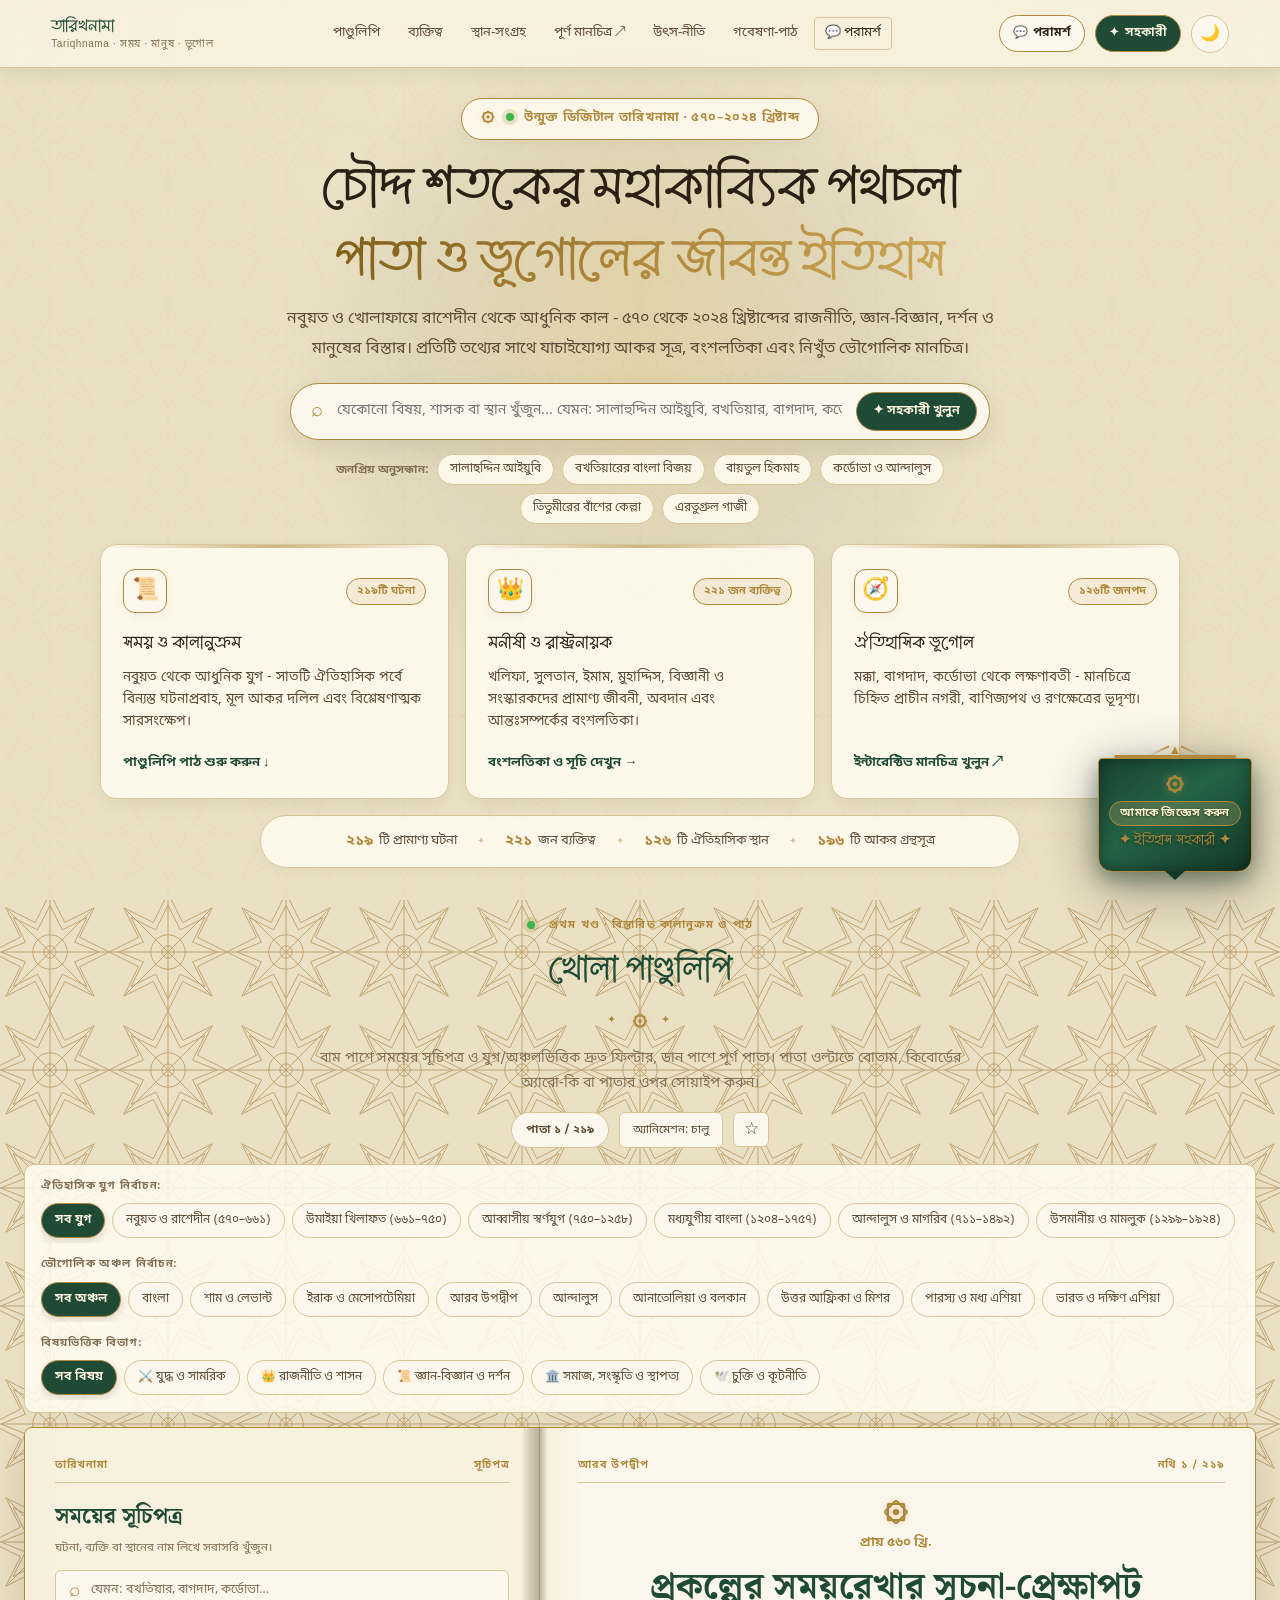
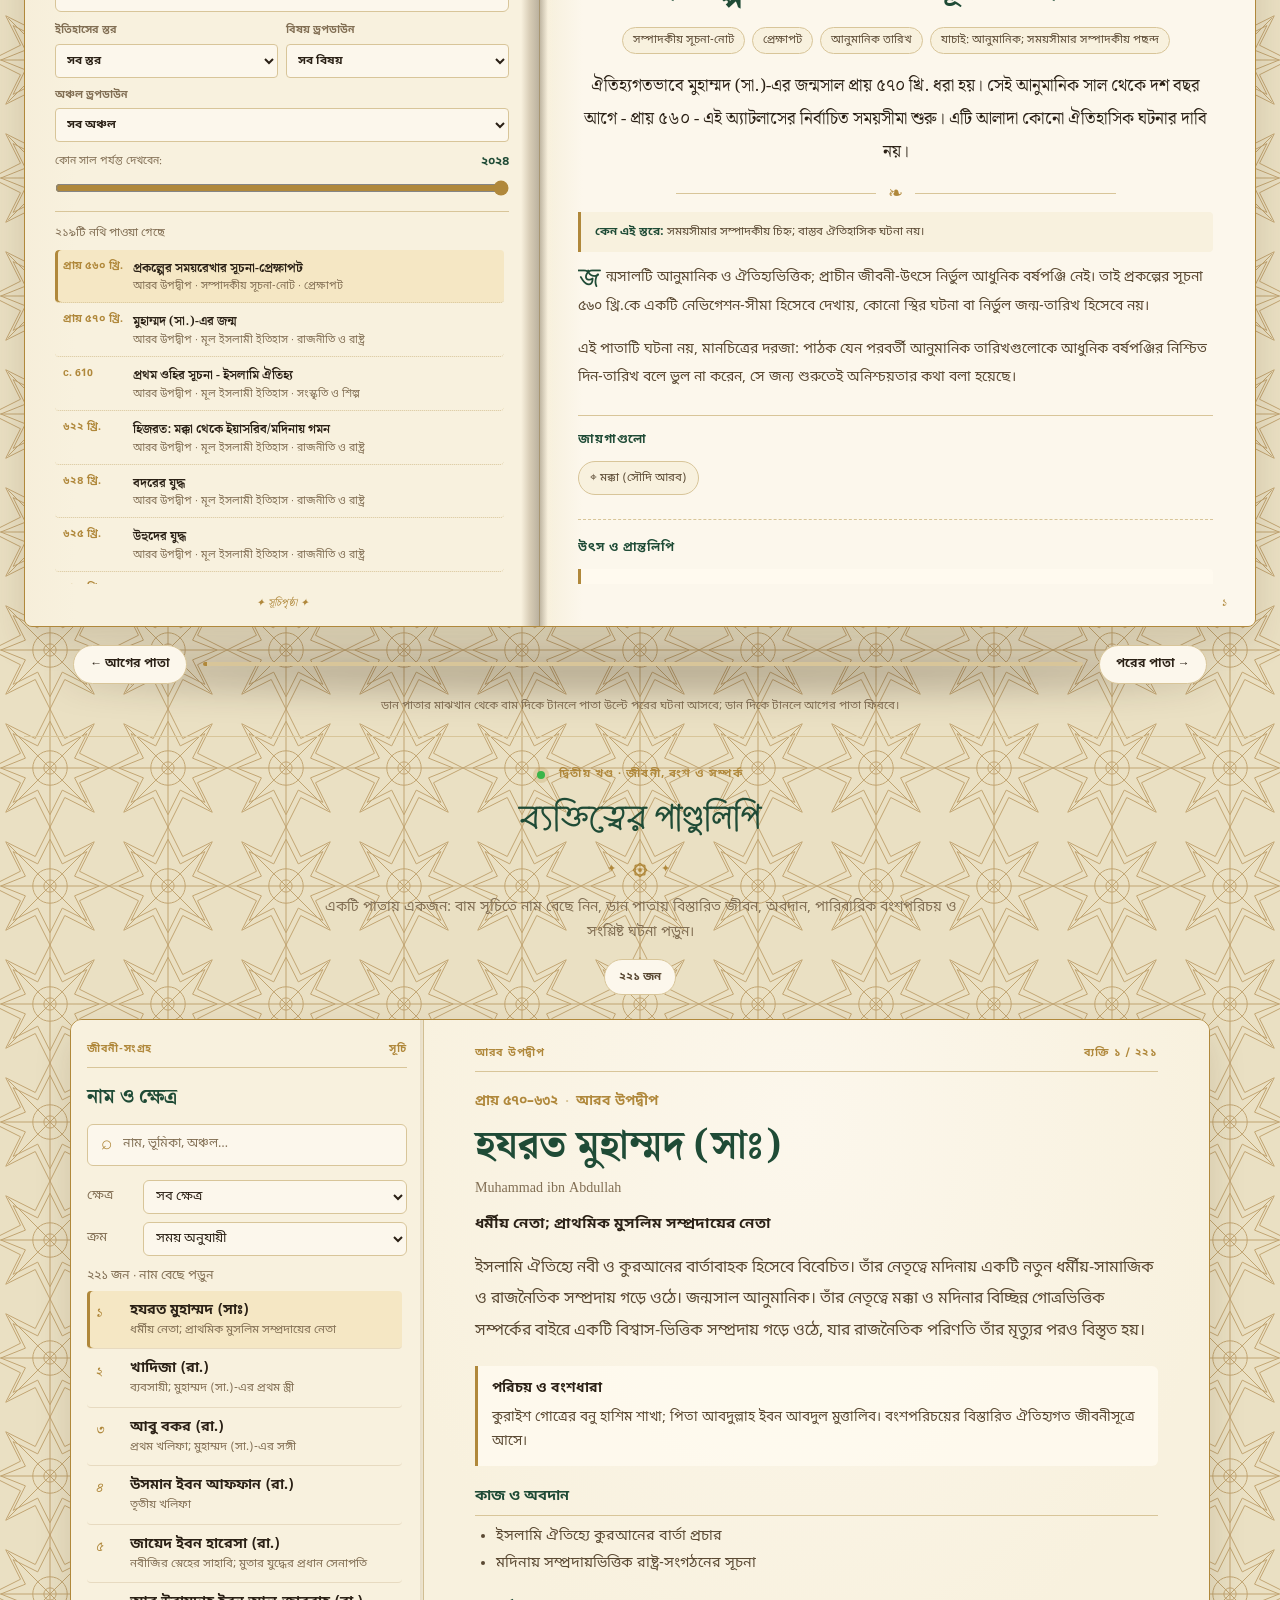
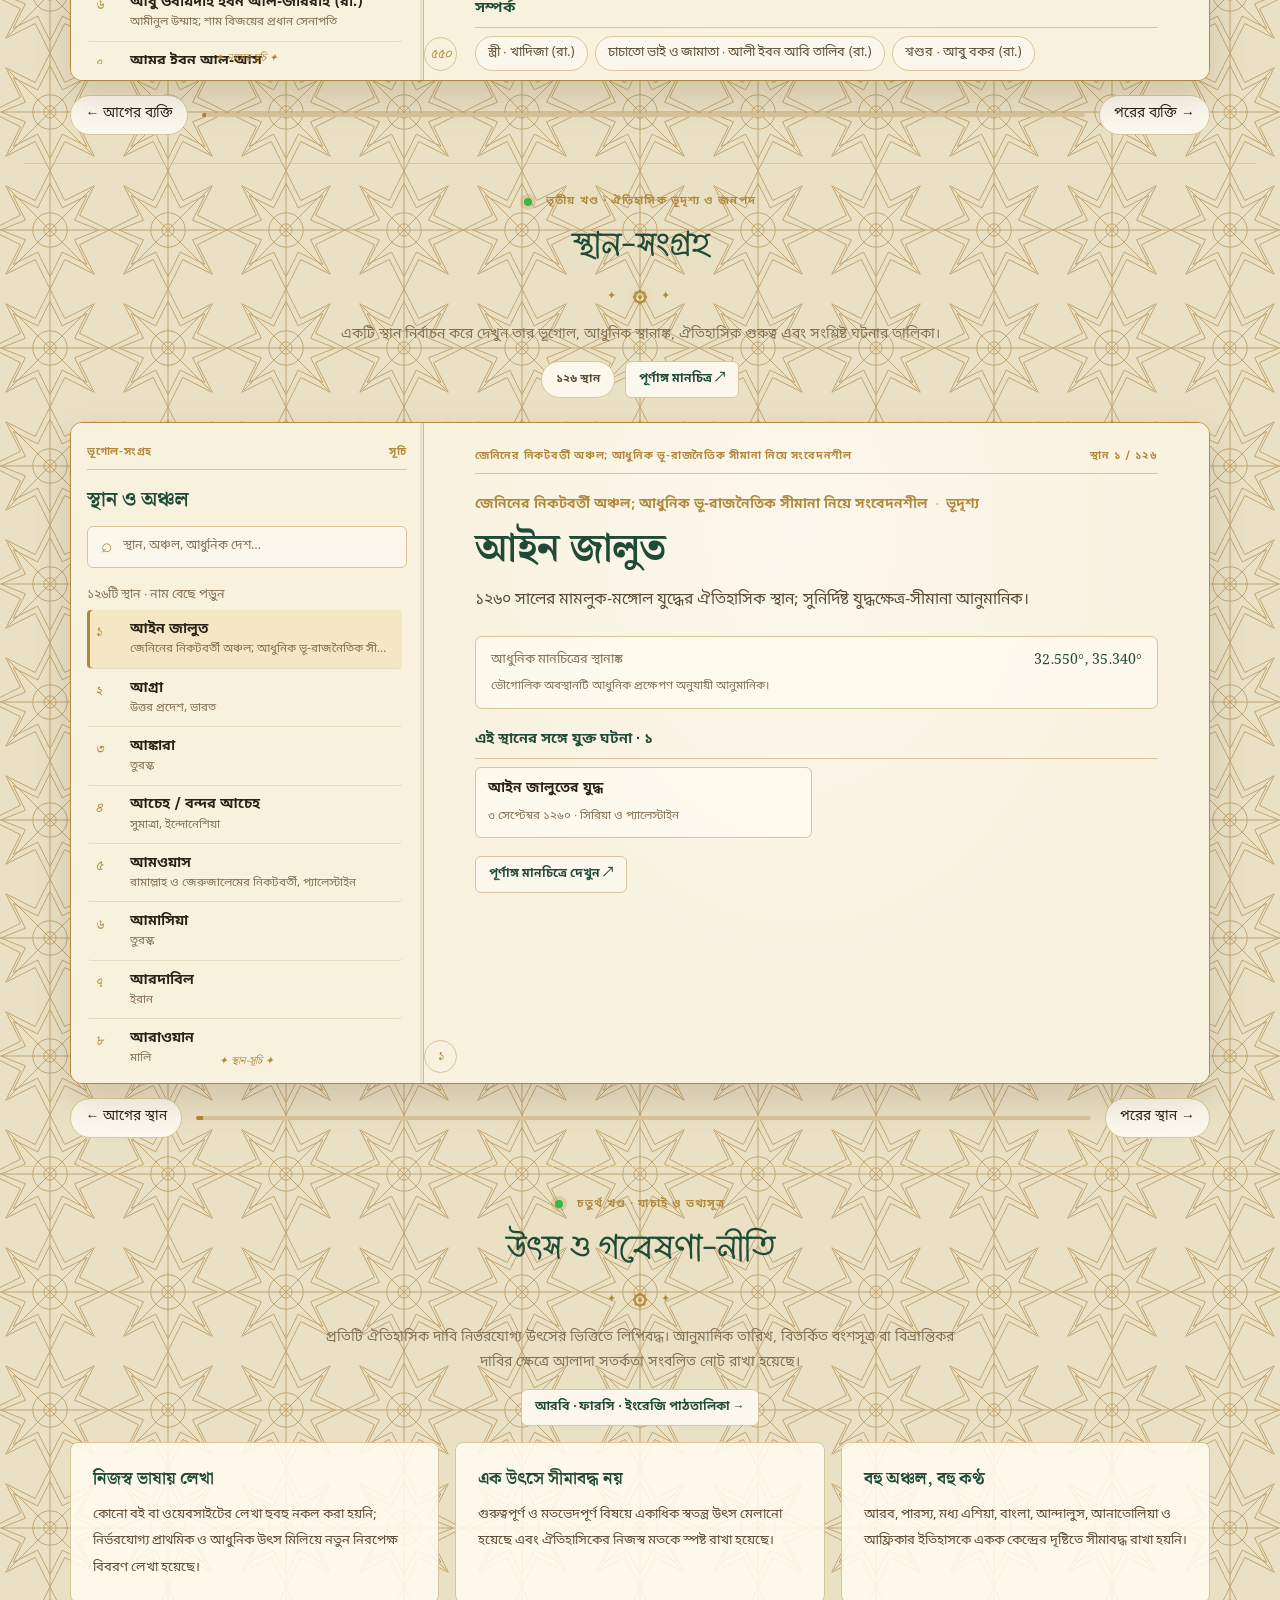
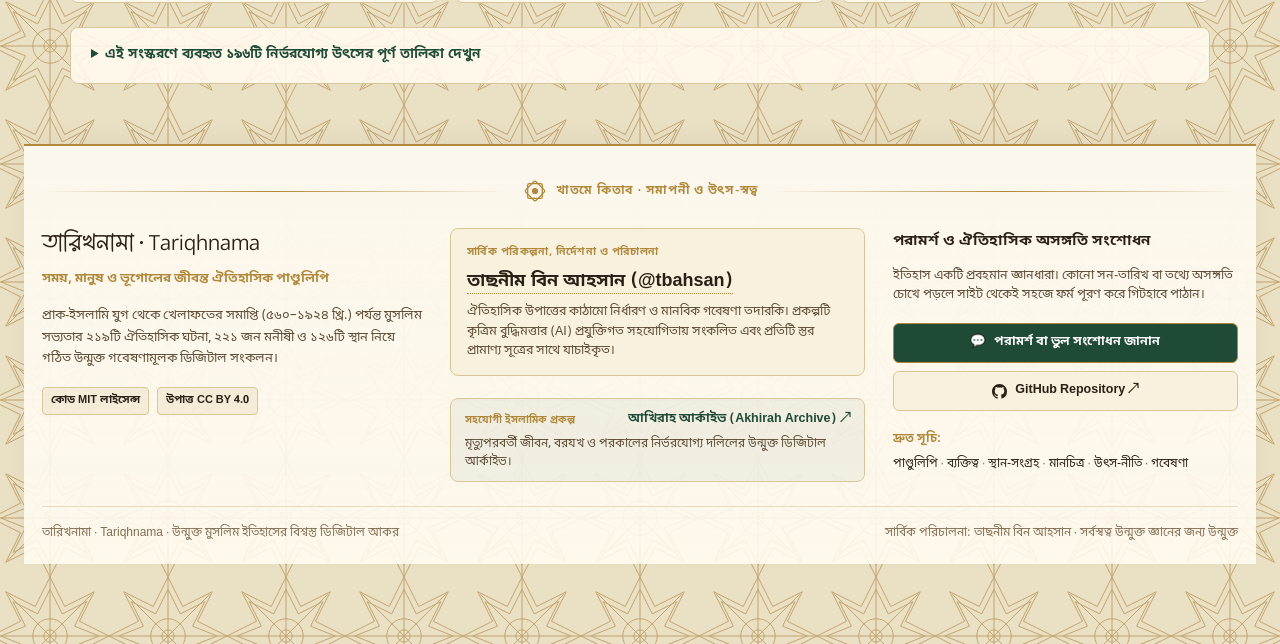
<file: index.html>
<!doctype html>
<html lang="bn">
<head>
    <meta charset="utf-8">
  <meta name="viewport" content="width=device-width, initial-scale=1">
  <meta name="theme-color" content="#17382d">
  <title>তারিখনামা · Tariqhnama | উন্মুক্ত ঐতিহাসিক পাণ্ডুলিপি ও মানচিত্র</title>
  
  <meta name="description" content="তারিখনামা (Tariqhnama) - প্রাক-ইসলামি যুগ থেকে উসমানীয় খিলাফতের সমাপ্তি (৫৬০–১৯২৪ খ্রি.) পর্যন্ত মুসলিম সভ্যতার ২১৯টি ঐতিহাসিক ঘটনা, ২২১ জন মনীষী, ১২৬টি স্থান ও ১৯৬টি প্রামাণ্য উৎসের মুক্ত জীবন্ত পাণ্ডুলিপি ও ইন্টারঅ্যাক্টিভ মানচিত্র।">
  <meta name="keywords" content="তারিখনামা, Tariqhnama, ইসলামিক ইতিহাস, মুসলিম ইতিহাস, খেলাফত, উমাইয়া, আব্বাসীয়, সেলজুক, আন্দালুস, উসমানীয়, বাংলার সুলতানি, ঐতিহাসিক মানচিত্র, Islamic History Atlas, Living Manuscript">
  <meta name="author" content="তাছনীম বিন আহসান (Tasneem Bin Ahsan)">
  <meta name="robots" content="index, follow">
  <link rel="canonical" href="https://tbahsan.github.io/TariqhNama/">
  
  <!-- Open Graph / Facebook -->
  <meta property="og:type" content="website">
  <meta property="og:url" content="https://tbahsan.github.io/TariqhNama/">
  <meta property="og:title" content="তারিখনামা · Tariqhnama | উন্মুক্ত ঐতিহাসিক পাণ্ডুলিপি ও মানচিত্র">
  <meta property="og:description" content="প্রাক-ইসলামি যুগ থেকে খেলাফতসমূহের সমাপ্তি (৫৬০–১৯২৪ খ্রি.) পর্যন্ত মুসলিম সভ্যতার ঘটনা, মনীষী, স্থান ও আকর উৎসের জীবন্ত পাণ্ডুলিপি।">
  <meta property="og:image" content="https://tbahsan.github.io/TariqhNama/assets/favicon.svg">
  <meta property="og:site_name" content="তারিখনামা · Tariqhnama">
  <meta property="og:locale" content="bn_BD">
  
  <!-- Twitter Card -->
  <meta name="twitter:card" content="summary_large_image">
  <meta name="twitter:url" content="https://tbahsan.github.io/TariqhNama/">
  <meta name="twitter:title" content="তারিখনামা · Tariqhnama">
  <meta name="twitter:description" content="সময়, মানুষ ও ভূগোলের জীবন্ত ঐতিহাসিক পাণ্ডুলিপি ও ইন্টারঅ্যাক্টিভ মানচিত্র।">
  <meta name="twitter:image" content="https://tbahsan.github.io/TariqhNama/assets/favicon.svg">
  <meta name="twitter:creator" content="@tbahsan">

  <!-- Favicon: Islamic Geometric Rub el Hizb -->
  <link rel="icon" type="image/svg+xml" href="assets/favicon.svg">
  <link rel="alternate icon" href="assets/favicon.svg">

  <!-- Structured Data JSON-LD -->
  <script type="application/ld+json">
  {
    "@context": "https://schema.org",
    "@type": "WebSite",
    "name": "তারিখনামা · Tariqhnama",
    "alternateName": ["Tariqhnama", "TariqhNama", "Living Manuscript"],
    "url": "https://tbahsan.github.io/TariqhNama/",
    "author": {
      "@type": "Person",
      "name": "তাছনীম বিন আহসান",
      "url": "https://github.com/tbahsan"
    },
    "description": "উন্মুক্ত বাংলা ঐতিহাসিক পাণ্ডুলিপি ও মানচিত্র: ৫৬০ খ্রি. থেকে ১৯২৪ খ্রি. পর্যন্ত মুসলিম সভ্যতার ঘটনা, মনীষী, ঐতিহাসিক স্থান ও প্রামাণ্য উৎস।",
    "inLanguage": "bn"
  }
  </script>
  <link rel="stylesheet" href="manuscript-v2.css">
</head>
<body>

<header class="site-header">
  <a class="brand" href="#top" aria-label="তারিখনামা হোম">
    <span class="brand-text">
      <span class="brand-title">তারিখনামা</span>
      <small>Tariqhnama · সময় · মানুষ · ভূগোল</small>
    </span>
  </a>

  <nav id="main-nav" class="main-nav" aria-label="প্রধান মেনু">
    <a href="#reader">পাণ্ডুলিপি</a>
    <a href="#people">ব্যক্তিত্ব</a>
    <a href="#places">স্থান-সংগ্রহ</a>
    <a href="atlas.html">পূর্ণ মানচিত্র ↗</a>
    <a href="#sources">উৎস-নীতি</a>
    <a href="research.html">গবেষণা-পাঠ</a>
    <button type="button" class="nav-issue-btn" id="nav-feedback-trigger">💬 পরামর্শ</button>
  </nav>

  <div class="header-right">
    <button id="header-feedback-btn" class="header-btn feedback-header-btn" type="button" title="পরামর্শ বা ঐতিহাসিক ভুল সংশোধন জানান">
      <span>💬</span><span>পরামর্শ</span>
    </button>
    <button id="header-assistant-btn" class="header-btn assistant-btn" type="button" aria-label="ইতিহাস সহকারী খুলুন">
      <span>✦</span><span>সহকারী</span>
    </button>
    <button id="theme-toggle" class="theme-toggle-btn" type="button" aria-label="থিম পরিবর্তন করুন" title="ডার্ক ও লাইট থিম পরিবর্তন">
      <span id="theme-icon">🌙</span>
    </button>
    <button id="menu-toggle" class="menu-toggle" type="button" aria-expanded="false" aria-controls="main-nav">মেনু ☰</button>
  </div>
</header>

<main id="top">
    <!-- Completely New Majestic Frontispiece Hero Section (শামসা ও ত্রিমাত্রিক তোরণ) -->
  <section class="hero-frontispiece" aria-labelledby="hero-title">
    <div class="hero-content-wrap">
      <!-- Royal Talisman Eyebrow -->
      <div class="hero-talisman">
        <span class="talisman-seal"><svg class="hizb-seal-icon" viewBox="0 0 24 24" width="1em" height="1em" aria-hidden="true"><rect x="5.5" y="5.5" width="13" height="13" rx="1.2" fill="none" stroke="currentColor" stroke-width="1.8"/><rect x="5.5" y="5.5" width="13" height="13" rx="1.2" fill="none" stroke="currentColor" stroke-width="1.8" transform="rotate(45 12 12)"/><circle cx="12" cy="12" r="2.5" fill="currentColor"/></svg></span>
        <span class="talisman-text"><span class="live-dot"></span> উন্মুক্ত ডিজিটাল তারিখনামা · ৫৭০–২০২৪ খ্রিষ্টাব্দ</span>
      </div>

      <!-- Main Display Headline -->
      <h1 id="hero-title" class="hero-display-title">
        চৌদ্দ শতকের মহাকাব্যিক পথচলা<br>
        <span class="gold-foil-text">পাতা ও ভূগোলের জীবন্ত ইতিহাস</span>
      </h1>

      <!-- Concise Elegant Lede -->
      <p class="hero-sub-lede">
        নবুয়ত ও খোলাফায়ে রাশেদীন থেকে আধুনিক কাল - ৫৭০ থেকে ২০২৪ খ্রিষ্টাব্দের রাজনীতি, জ্ঞান-বিজ্ঞান, দর্শন ও মানুষের বিস্তার। প্রতিটি তথ্যের সাথে যাচাইযোগ্য আকর সূত্র, বংশলতিকা এবং নিখুঁত ভৌগোলিক মানচিত্র।
      </p>

      <!-- Master Interactive Search Capsule -->
      <div class="hero-search-capsule-wrap">
        <div class="hero-search-capsule" id="hero-search-trigger" role="button" tabindex="0" aria-label="ইতিহাস সহকারী চালু করুন">
          <span class="capsule-lens">⌕</span>
          <input type="text" id="hero-search-input" class="capsule-input" placeholder="যেকোনো বিষয়, শাসক বা স্থান খুঁজুন... যেমন: সালাহুদ্দিন আইয়ুবি, বখতিয়ার, বাগদাদ, কর্ডোভা" readonly>
          <span class="capsule-btn">✦ সহকারী খুলুন</span>
        </div>
        <div class="hero-capsule-chips">
          <span class="capsule-chips-label">জনপ্রিয় অনুসন্ধান:</span>
          <button type="button" class="hero-query-chip" data-query="সালাহুদ্দিন আইয়ুবি">সালাহুদ্দিন আইয়ুবি</button>
          <button type="button" class="hero-query-chip" data-query="বখতিয়ারের বাংলা বিজয়">বখতিয়ারের বাংলা বিজয়</button>
          <button type="button" class="hero-query-chip" data-query="বায়তুল হিকমাহ">বায়তুল হিকমাহ</button>
          <button type="button" class="hero-query-chip" data-query="কর্ডোভার উমাইয়া">কর্ডোভা ও আন্দালুস</button>
          <button type="button" class="hero-query-chip" data-query="তিতুমীরের বাঁশের কেল্লা">তিতুমীরের বাঁশের কেল্লা</button>
          <button type="button" class="hero-query-chip" data-query="আর্তুরুল গাজী">এরতুগ্রুল গাজী</button>
        </div>
      </div>

      <!-- The Three Golden Gateways (ত্রিমাত্রিক স্বর্ণদ্বার) -->
      <div class="hero-gateways-grid" aria-label="প্রধান তিনটি অন্বেষণ দ্বার">
        <!-- Gateway 1: Chronology & Events -->
        <a class="hero-gateway-card" href="#reader" title="কালানুক্রমিক পাণ্ডুলিপি পাঠ করুন">
          <div>
            <div class="gateway-head">
              <div class="gateway-icon-wrap">📜</div>
              <span class="gateway-badge"><span id="stat-events">২১৯</span>টি ঘটনা</span>
            </div>
            <h2 class="gateway-title">সময় ও কালানুক্রম</h2>
            <p class="gateway-desc">নবুয়ত থেকে আধুনিক যুগ - সাতটি ঐতিহাসিক পর্বে বিন্যস্ত ঘটনাপ্রবাহ, মূল আকর দলিল এবং বিশ্লেষণাত্মক সারসংক্ষেপ।</p>
          </div>
          <span class="gateway-cta-link">পাণ্ডুলিপি পাঠ শুরু করুন ↓</span>
        </a>

        <!-- Gateway 2: Scholars & Rulers -->
        <a class="hero-gateway-card" href="#people" title="মনীষী ও চিন্তাবিদদের জীবনী">
          <div>
            <div class="gateway-head">
              <div class="gateway-icon-wrap">👑</div>
              <span class="gateway-badge"><span id="stat-people">২২১</span> জন ব্যক্তিত্ব</span>
            </div>
            <h2 class="gateway-title">মনীষী ও রাষ্ট্রনায়ক</h2>
            <p class="gateway-desc">খলিফা, সুলতান, ইমাম, মুহাদ্দিস, বিজ্ঞানী ও সংস্কারকদের প্রামাণ্য জীবনী, অবদান এবং আন্তঃসম্পর্কের বংশলতিকা।</p>
          </div>
          <span class="gateway-cta-link">বংশলতিকা ও সূচি দেখুন →</span>
        </a>

        <!-- Gateway 3: Geography & Cartography -->
        <a class="hero-gateway-card" href="atlas.html" title="ঐতিহাসিক মানচিত্র ও ভূগোল এক্সপ্লোর করুন">
          <div>
            <div class="gateway-head">
              <div class="gateway-icon-wrap">🧭</div>
              <span class="gateway-badge"><span id="stat-places">১২৬</span>টি জনপদ</span>
            </div>
            <h2 class="gateway-title">ঐতিহাসিক ভূগোল</h2>
            <p class="gateway-desc">মক্কা, বাগদাদ, কর্ডোভা থেকে লক্ষণাবতী - মানচিত্রে চিহ্নিত প্রাচীন নগরী, বাণিজ্যপথ ও রণক্ষেত্রের ভূদৃশ্য।</p>
          </div>
          <span class="gateway-cta-link">ইন্টারেক্টিভ মানচিত্র খুলুন ↗</span>
        </a>
      </div>

      <!-- Minimalist Golden Metrics Ribbon -->
      <div class="hero-minimal-metrics" aria-label="ঐতিহাসিক সংগ্রহ পরিসংখ্যান">
        <span class="metric-pill-item"><strong>২১৯</strong>টি প্রামাণ্য ঘটনা</span>
        <span class="metric-pill-separator">✦</span>
        <span class="metric-pill-item"><strong>২২১</strong> জন ব্যক্তিত্ব</span>
        <span class="metric-pill-separator">✦</span>
        <span class="metric-pill-item"><strong>১২৬</strong>টি ঐতিহাসিক স্থান</span>
        <span class="metric-pill-separator">✦</span>
        <span class="metric-pill-item"><strong id="stat-sources">১৯৬</strong>টি আকর গ্রন্থসূত্র</span>
      </div>
    </div>
  </section>

  <!-- Reader Section -->
  <section class="reader-section" id="reader" aria-labelledby="reader-title">
    <div class="section-head reader-head">
      <p class="eyebrow"><span class="live-dot"></span> প্রথম খণ্ড · বিস্তারিত কালানুক্রম ও পাঠ</p>
      <h2 id="reader-title">খোলা পাণ্ডুলিপি</h2>
      <div class="title-ornament-divider" aria-hidden="true">
        <span class="divider-line left"></span>
        <span class="divider-seal-wrap">
          <span class="divider-star">✦</span>
          <svg class="hizb-seal-icon title-seal" viewBox="0 0 24 24" width="1.2em" height="1.2em" aria-hidden="true"><rect x="5.5" y="5.5" width="13" height="13" rx="1.2" fill="none" stroke="currentColor" stroke-width="1.8"/><rect x="5.5" y="5.5" width="13" height="13" rx="1.2" fill="none" stroke="currentColor" stroke-width="1.8" transform="rotate(45 12 12)"/><circle cx="12" cy="12" r="2.5" fill="currentColor"/></svg>
          <span class="divider-star">✦</span>
        </span>
        <span class="divider-line right"></span>
      </div>
      <p>বাম পাশে সময়ের সূচিপত্র ও যুগ/অঞ্চলভিত্তিক দ্রুত ফিল্টার, ডান পাশে পূর্ণ পাতা। পাতা ওল্টাতে বোতাম, কিবোর্ডের অ্যারো-কি বা পাতার ওপর সোয়াইপ করুন।</p>
      
      <div class="reader-tools-bar">
        <span id="page-counter" class="page-counter">পাতা লোড হচ্ছে</span>
        <button id="motion-toggle" class="tool-button" type="button" aria-pressed="true">অ্যানিমেশন: চালু</button>
        <button id="bookmark" class="tool-button icon-button" type="button" aria-label="এই পাতা চিহ্নিত করুন" title="এই পাতা চিহ্নিত করুন">☆</button>
        <button id="contents-toggle" class="tool-button contents-toggle" type="button" aria-expanded="false">সূচি ☰</button>
      </div>
    </div>

    <!-- Modern Filter Pills System -->
    <div class="pills-filter-card" aria-label="ফিল্টারিং নিয়ন্ত্রণ">
      <!-- Era / যুগ Pills -->
      <div class="filter-group">
        <span class="filter-group-label">ঐতিহাসিক যুগ নির্বাচন:</span>
        <div class="pills-scroll-row" id="era-pills">
          <button type="button" class="filter-pill active" data-era="all">সব যুগ</button>
          <button type="button" class="filter-pill" data-era="prophetic_rashidun">নবুয়ত ও রাশেদীন (৫৭০–৬৬১)</button>
          <button type="button" class="filter-pill" data-era="umayyad">উমাইয়া খিলাফত (৬৬১–৭৫০)</button>
          <button type="button" class="filter-pill" data-era="abbasid">আব্বাসীয় স্বর্ণযুগ (৭৫০–১২৫৮)</button>
          <button type="button" class="filter-pill" data-era="medieval_bengal">মধ্যযুগীয় বাংলা (১২০৪–১৭৫৭)</button>
          <button type="button" class="filter-pill" data-era="andalus">আন্দালুস ও মাগরিব (৭১১–১৪৯২)</button>
          <button type="button" class="filter-pill" data-era="ottoman">উসমানীয় ও মামলুক (১২৯৯–১৯২৪)</button>
          <button type="button" class="filter-pill" data-era="modern">ঔপনিবেশিক ও আধুনিক যুগ (১৭৫৭–২০২৪)</button>
        </div>
      </div>

      <!-- Region / অঞ্চল Pills -->
      <div class="filter-group">
        <span class="filter-group-label">ভৌগোলিক অঞ্চল নির্বাচন:</span>
        <div class="pills-scroll-row" id="region-pills">
          <button type="button" class="filter-pill active" data-region="all">সব অঞ্চল</button>
          <button type="button" class="filter-pill" data-region="বাংলা">বাংলা</button>
          <button type="button" class="filter-pill" data-region="শাম ও লেভান্ট">শাম ও লেভান্ট</button>
          <button type="button" class="filter-pill" data-region="ইরাক ও মেসোপটেমিয়া">ইরাক ও মেসোপটেমিয়া</button>
          <button type="button" class="filter-pill" data-region="আরব উপদ্বীপ">আরব উপদ্বীপ</button>
          <button type="button" class="filter-pill" data-region="আন্দালুস">আন্দালুস</button>
          <button type="button" class="filter-pill" data-region="আনাতোলিয়া ও বলকান">আনাতোলিয়া ও বলকান</button>
          <button type="button" class="filter-pill" data-region="উত্তর আফ্রিকা ও মিশর">উত্তর আফ্রিকা ও মিশর</button>
          <button type="button" class="filter-pill" data-region="পারস্য ও মধ্য এশিয়া">পারস্য ও মধ্য এশিয়া</button>
          <button type="button" class="filter-pill" data-region="ভারত ও দক্ষিণ এশিয়া">ভারত ও দক্ষিণ এশিয়া</button>
        </div>
      </div>

      <!-- Category / বিষয় Pills -->
      <div class="filter-group">
        <span class="filter-group-label">বিষয়ভিত্তিক বিভাগ:</span>
        <div class="pills-scroll-row" id="category-pills">
          <button type="button" class="filter-pill active" data-cat="all">সব বিষয়</button>
          <button type="button" class="filter-pill" data-cat="war">⚔️ যুদ্ধ ও সামরিক</button>
          <button type="button" class="filter-pill" data-cat="politics">👑 রাজনীতি ও শাসন</button>
          <button type="button" class="filter-pill" data-cat="science">📜 জ্ঞান-বিজ্ঞান ও দর্শন</button>
          <button type="button" class="filter-pill" data-cat="society">🏛️ সমাজ, সংস্কৃতি ও স্থাপত্য</button>
          <button type="button" class="filter-pill" data-cat="treaty">🕊️ চুক্তি ও কূটনীতি</button>
        </div>
      </div>
    </div>

    <!-- The 3D Book Stage -->
    <div class="book-stage" id="book-stage">
      <div class="book-shadow" aria-hidden="true"></div>
      <div class="spread" id="spread">
        <!-- Left Side: Table of Contents -->
        <aside class="contents-page" id="contents" aria-label="ঘটনার সূচি">
          <div class="page-kicker"><span>তারিখনামা</span><span>সূচিপত্র</span></div>
          <h3>সময়ের সূচিপত্র</h3>
          <p class="small-note">ঘটনা, ব্যক্তি বা স্থানের নাম লিখে সরাসরি খুঁজুন।</p>

          <label class="search-box">
            <span aria-hidden="true">⌕</span>
            <input id="event-search" type="search" placeholder="যেমন: বখতিয়ার, বাগদাদ, কর্ডোভা…" aria-label="ঘটনা খুঁজুন">
          </label>

          <div class="filter-grid">
            <label>ইতিহাসের স্তর
              <select id="event-scope">
                <option value="all">সব স্তর</option>
                <option value="core">মূল ইসলামী ইতিহাস</option>
                <option value="modern-context">আধুনিক মুসলিম-সমাজের প্রেক্ষাপট</option>
                <option value="editorial">সম্পাদকীয় সূচনা-নোট</option>
              </select>
            </label>
            <label>বিষয় ড্রপডাউন
              <select id="event-category">
                <option value="all">সব বিষয়</option>
                <option value="politics">রাজনীতি ও রাষ্ট্র</option>
                <option value="war">যুদ্ধ ও সামরিক ইতিহাস</option>
                <option value="treaty">চুক্তি ও শান্তি</option>
                <option value="science">জ্ঞান ও বিজ্ঞান</option>
                <option value="culture">সংস্কৃতি ও শিল্প</option>
                <option value="society">সমাজ ও শিক্ষা</option>
                <option value="context">প্রেক্ষাপট</option>
              </select>
            </label>
            <label style="grid-column: 1 / -1;">অঞ্চল ড্রপডাউন
              <select id="event-region"><option value="all">সব অঞ্চল</option></select>
            </label>
          </div>

          <label class="year-box">
            <span>কোন সাল পর্যন্ত দেখবেন: <b id="event-year-label">২০২৪</b></span>
            <input id="event-year" type="range" min="560" max="2024" value="2024">
          </label>

          <p id="event-result-count" class="result-count">নথি প্রস্তুত হচ্ছে…</p>
          <div id="event-entries" class="event-entries" role="listbox" aria-label="ঘটনার তালিকা"></div>
          <div class="folio">✦ সূচিপৃষ্ঠা ✦</div>
        </aside>

        <!-- Right Side: Event Detail Sheet -->
        <article class="event-page" id="event-page" aria-live="polite">
          <div class="page-kicker"><span id="event-region-name">অঞ্চল</span><span id="event-record">নথি</span></div>

          <div class="turn-sheet" id="turn-sheet" aria-hidden="true">
            <div class="sheet-face sheet-front">
              <span id="sheet-date">তারিখ</span>
              <strong id="sheet-title">পাতা</strong>
              <b><svg class="hizb-seal-icon" viewBox="0 0 24 24" width="1em" height="1em" aria-hidden="true"><rect x="5.5" y="5.5" width="13" height="13" rx="1.2" fill="none" stroke="currentColor" stroke-width="1.8"/><rect x="5.5" y="5.5" width="13" height="13" rx="1.2" fill="none" stroke="currentColor" stroke-width="1.8" transform="rotate(45 12 12)"/><circle cx="12" cy="12" r="2.5" fill="currentColor"/></svg></b>
            </div>
            <div class="sheet-face sheet-back"><span>তারিখনামা</span><b><svg class="hizb-seal-icon" viewBox="0 0 24 24" width="1em" height="1em" aria-hidden="true"><rect x="5.5" y="5.5" width="13" height="13" rx="1.2" fill="none" stroke="currentColor" stroke-width="1.8"/><rect x="5.5" y="5.5" width="13" height="13" rx="1.2" fill="none" stroke="currentColor" stroke-width="1.8" transform="rotate(45 12 12)"/><circle cx="12" cy="12" r="2.5" fill="currentColor"/></svg></b></div>
          </div>

          <div id="event-body" class="event-body">
            <div class="ornament" aria-hidden="true"><svg class="hizb-seal-icon" viewBox="0 0 24 24" width="1em" height="1em" aria-hidden="true"><rect x="5.5" y="5.5" width="13" height="13" rx="1.2" fill="none" stroke="currentColor" stroke-width="1.8"/><rect x="5.5" y="5.5" width="13" height="13" rx="1.2" fill="none" stroke="currentColor" stroke-width="1.8" transform="rotate(45 12 12)"/><circle cx="12" cy="12" r="2.5" fill="currentColor"/></svg></div>
            <p id="event-date" class="event-date">তারিখ লোড হচ্ছে</p>
            <h3 id="event-title">পাণ্ডুলিপি প্রস্তুত হচ্ছে</h3>
            <div id="event-tags" class="event-tags"></div>
            <p id="event-summary" class="event-summary"></p>
            <div class="ink-divider" aria-hidden="true"><span>❧</span></div>
            <div id="event-detail" class="event-detail"></div>

            <section class="page-subsection" id="event-people-section">
              <h4>এই ঘটনার মানুষেরা</h4>
              <div id="event-people" class="mini-people"></div>
            </section>

            <section class="page-subsection" id="event-places-section">
              <h4>জায়গাগুলো</h4>
              <div id="event-places" class="place-chips"></div>
            </section>

            <section class="page-subsection sources-in-page">
              <h4>উৎস ও প্রান্তলিপি</h4>
              <div id="event-sources" class="source-list"></div>
              <p id="event-certainty" class="certainty"></p>
            </section>
          </div>
          <div class="folio event-folio" id="event-folio">১</div>
        </article>
      </div>

      <div class="page-controls">
        <button id="prev-page" type="button">← <span>আগের পাতা</span></button>
        <div class="progress" aria-hidden="true"><i id="page-progress"></i></div>
        <button id="next-page" type="button"><span>পরের পাতা</span> →</button>
      </div>
      <p class="interaction-help">ডান পাতার মাঝখান থেকে বাম দিকে টানলে পাতা উল্টে পরের ঘটনা আসবে; ডান দিকে টানলে আগের পাতা ফিরবে।</p>
    </div>
  </section>

  <!-- People Catalog Section -->
  <section class="people-section" id="people" aria-labelledby="people-title">
    <div class="section-head">
      <p class="eyebrow"><span class="live-dot"></span> দ্বিতীয় খণ্ড · জীবনী, বংশ ও সম্পর্ক</p>
      <h2 id="people-title">ব্যক্তিত্বের পাণ্ডুলিপি</h2>
      <div class="title-ornament-divider" aria-hidden="true">
        <span class="divider-line left"></span>
        <span class="divider-seal-wrap">
          <span class="divider-star">✦</span>
          <svg class="hizb-seal-icon title-seal" viewBox="0 0 24 24" width="1.2em" height="1.2em" aria-hidden="true"><rect x="5.5" y="5.5" width="13" height="13" rx="1.2" fill="none" stroke="currentColor" stroke-width="1.8"/><rect x="5.5" y="5.5" width="13" height="13" rx="1.2" fill="none" stroke="currentColor" stroke-width="1.8" transform="rotate(45 12 12)"/><circle cx="12" cy="12" r="2.5" fill="currentColor"/></svg>
          <span class="divider-star">✦</span>
        </span>
        <span class="divider-line right"></span>
      </div>
      <p>একটি পাতায় একজন: বাম সূচিতে নাম বেছে নিন, ডান পাতায় বিস্তারিত জীবন, অবদান, পারিবারিক বংশপরিচয় ও সংশ্লিষ্ট ঘটনা পড়ুন।</p>
      <div class="catalog-head-tools">
        <span id="people-count" class="count-pill"> - জন</span>
        <button id="people-index-toggle" class="catalog-mobile-toggle" type="button" aria-expanded="false">ব্যক্তি-সূচি ☰</button>
      </div>
    </div>

    <div class="catalog-book people-book" id="people-book">
      <aside class="catalog-index" id="people-index" aria-label="ব্যক্তি সূচি">
        <div class="page-kicker"><span>জীবনী-সংগ্রহ</span><span>সূচি</span></div>
        <h3>নাম ও ক্ষেত্র</h3>
        <label class="search-box catalog-search">
          <span aria-hidden="true">⌕</span>
          <input id="people-search" type="search" placeholder="নাম, ভূমিকা, অঞ্চল…" aria-label="ব্যক্তি খুঁজুন">
        </label>
        <label class="catalog-filter">ক্ষেত্র<select id="people-group"><option value="all">সব ক্ষেত্র</option></select></label>
        <label class="catalog-filter">ক্রম<select id="people-sort"><option value="time">সময় অনুযায়ী</option><option value="name">নাম অনুযায়ী</option></select></label>
        <p id="people-result-count" class="catalog-result-count"></p>
        <div id="people-list" class="catalog-list" role="listbox" aria-label="ব্যক্তিত্বের তালিকা"></div>
        <div class="folio">✦ নামের সূচি ✦</div>
      </aside>

      <article class="catalog-page" id="people-page" aria-live="polite">
        <div class="page-kicker"><span id="person-region">জীবনী</span><span id="person-number">ব্যক্তি ১</span></div>
        <div id="people-profile" class="catalog-profile">
          <div class="catalog-empty">সূচি থেকে একটি নাম বেছে নিন।</div>
        </div>
        <div class="folio catalog-folio" id="person-folio">১</div>
      </article>
    </div>

    <div class="catalog-controls">
      <button id="person-prev" type="button">← <span>আগের ব্যক্তি</span></button>
      <div class="catalog-progress"><i id="person-progress"></i></div>
      <button id="person-next" type="button"><span>পরের ব্যক্তি</span> →</button>
    </div>
  </section>

  <!-- Places Catalog Section -->
  <section class="places-section" id="places" aria-labelledby="places-title">
    <div class="section-head">
      <p class="eyebrow"><span class="live-dot"></span> তৃতীয় খণ্ড · ঐতিহাসিক ভূদৃশ্য ও জনপদ</p>
      <h2 id="places-title">স্থান-সংগ্রহ</h2>
      <div class="title-ornament-divider" aria-hidden="true">
        <span class="divider-line left"></span>
        <span class="divider-seal-wrap">
          <span class="divider-star">✦</span>
          <svg class="hizb-seal-icon title-seal" viewBox="0 0 24 24" width="1.2em" height="1.2em" aria-hidden="true"><rect x="5.5" y="5.5" width="13" height="13" rx="1.2" fill="none" stroke="currentColor" stroke-width="1.8"/><rect x="5.5" y="5.5" width="13" height="13" rx="1.2" fill="none" stroke="currentColor" stroke-width="1.8" transform="rotate(45 12 12)"/><circle cx="12" cy="12" r="2.5" fill="currentColor"/></svg>
          <span class="divider-star">✦</span>
        </span>
        <span class="divider-line right"></span>
      </div>
      <p>একটি স্থান নির্বাচন করে দেখুন তার ভূগোল, আধুনিক স্থানাঙ্ক, ঐতিহাসিক গুরুত্ব এবং সংশ্লিষ্ট ঘটনার তালিকা।</p>
      <div class="catalog-head-tools">
        <span id="place-count" class="count-pill"> - স্থান</span>
        <button id="place-index-toggle" class="catalog-mobile-toggle" type="button" aria-expanded="false">স্থান-সূচি ☰</button>
        <a class="button secondary small-link" href="atlas.html">পূর্ণাঙ্গ মানচিত্র ↗</a>
      </div>
    </div>

    <div class="catalog-book places-book" id="places-book">
      <aside class="catalog-index" id="place-index" aria-label="স্থান সূচি">
        <div class="page-kicker"><span>ভূগোল-সংগ্রহ</span><span>সূচি</span></div>
        <h3>স্থান ও অঞ্চল</h3>
        <label class="search-box catalog-search">
          <span aria-hidden="true">⌕</span>
          <input id="place-search" type="search" placeholder="স্থান, অঞ্চল, আধুনিক দেশ…" aria-label="স্থান খুঁজুন">
        </label>
        <p id="place-result-count" class="catalog-result-count"></p>
        <div id="place-list" class="catalog-list" role="listbox" aria-label="স্থানসমূহের তালিকা"></div>
        <div class="folio">✦ স্থান-সূচি ✦</div>
      </aside>

      <article class="catalog-page" id="place-page" aria-live="polite">
        <div class="page-kicker"><span id="place-region">ভূদৃশ্য</span><span id="place-number">স্থান ১</span></div>
        <div id="place-profile" class="catalog-profile">
          <div class="catalog-empty">সূচি থেকে একটি স্থান বেছে নিন।</div>
        </div>
        <div class="folio catalog-folio" id="place-folio">১</div>
      </article>
    </div>

    <div class="catalog-controls">
      <button id="place-prev" type="button">← <span>আগের স্থান</span></button>
      <div class="catalog-progress"><i id="place-progress"></i></div>
      <button id="place-next" type="button"><span>পরের স্থান</span> →</button>
    </div>
  </section>

  <!-- Sources & Methodology Section -->
  <section class="sources-section" id="sources" aria-labelledby="sources-title">
    <div class="section-head">
      <p class="eyebrow"><span class="live-dot"></span> চতুর্থ খণ্ড · যাচাই ও তথ্যসূত্র</p>
      <h2 id="sources-title">উৎস ও গবেষণা-নীতি</h2>
      <div class="title-ornament-divider" aria-hidden="true">
        <span class="divider-line left"></span>
        <span class="divider-seal-wrap">
          <span class="divider-star">✦</span>
          <svg class="hizb-seal-icon title-seal" viewBox="0 0 24 24" width="1.2em" height="1.2em" aria-hidden="true"><rect x="5.5" y="5.5" width="13" height="13" rx="1.2" fill="none" stroke="currentColor" stroke-width="1.8"/><rect x="5.5" y="5.5" width="13" height="13" rx="1.2" fill="none" stroke="currentColor" stroke-width="1.8" transform="rotate(45 12 12)"/><circle cx="12" cy="12" r="2.5" fill="currentColor"/></svg>
          <span class="divider-star">✦</span>
        </span>
        <span class="divider-line right"></span>
      </div>
      <p>প্রতিটি ঐতিহাসিক দাবি নির্ভরযোগ্য উৎসের ভিত্তিতে লিপিবদ্ধ। আনুমানিক তারিখ, বিতর্কিত বংশসূত্র বা বিভ্রান্তিকর দাবির ক্ষেত্রে আলাদা সতর্কতা সংবলিত নোট রাখা হয়েছে।</p>
      <div style="margin-top: 14px;">
        <a class="button secondary small-link" href="research.html">আরবি · ফারসি · ইংরেজি পাঠতালিকা →</a>
      </div>
    </div>

    <div class="method-grid">
      <article>
        <b>নিজস্ব ভাষায় লেখা</b>
        <span>কোনো বই বা ওয়েবসাইটের লেখা হুবহু নকল করা হয়নি; নির্ভরযোগ্য প্রাথমিক ও আধুনিক উৎস মিলিয়ে নতুন নিরপেক্ষ বিবরণ লেখা হয়েছে।</span>
      </article>
      <article>
        <b>এক উৎসে সীমাবদ্ধ নয়</b>
        <span>গুরুত্বপূর্ণ ও মতভেদপূর্ণ বিষয়ে একাধিক স্বতন্ত্র উৎস মেলানো হয়েছে এবং ঐতিহাসিকের নিজস্ব মতকে স্পষ্ট রাখা হয়েছে।</span>
      </article>
      <article>
        <b>বহু অঞ্চল, বহু কণ্ঠ</b>
        <span>আরব, পারস্য, মধ্য এশিয়া, বাংলা, আন্দালুস, আনাতোলিয়া ও আফ্রিকার ইতিহাসকে একক কেন্দ্রের দৃষ্টিতে সীমাবদ্ধ রাখা হয়নি।</span>
      </article>
    </div>

    <details class="source-details">
      <summary>এই সংস্করণে ব্যবহৃত ১৯৬টি নির্ভরযোগ্য উৎসের পূর্ণ তালিকা দেখুন</summary>
      <div id="source-list" class="all-sources"></div>
    </details>
  </section>

    <!-- Sister Project Showcase: Akhirah Archive -->
  

    <!-- Royal Colophon Footer (খাতমে কিতাব) -->
  <footer class="royal-colophon-footer" id="colophon">
    <div class="colophon-inner">
      <!-- Illuminated Arch Header -->
      <div class="colophon-ornament-header">
        <span class="colophon-rule"></span>
        <div class="colophon-seal">
          <svg viewBox="0 0 32 32" width="26" height="26" fill="none" stroke="currentColor" stroke-width="1.6" aria-hidden="true">
            <rect x="7" y="7" width="18" height="18" rx="2" stroke="var(--gold)" fill="var(--paper-2)"/>
            <rect x="7" y="7" width="18" height="18" rx="2" stroke="var(--gold)" fill="none" transform="rotate(45 16 16)"/>
            <circle cx="16" cy="16" r="3" fill="var(--gold)"/>
          </svg>
          <span class="colophon-kicker">খাতমে কিতাব · সমাপনী ও উৎস-স্বত্ব</span>
        </div>
        <span class="colophon-rule"></span>
      </div>

      <!-- Tri-Column Colophon Body -->
      <div class="colophon-grid">
        <!-- Column 1: Identity & Philosophy -->
        <div class="colophon-col colophon-identity">
          <h3 class="colophon-title">তারিখনামা · Tariqhnama</h3>
          <p class="colophon-tagline">সময়, মানুষ ও ভূগোলের জীবন্ত ঐতিহাসিক পাণ্ডুলিপি</p>
          <p class="colophon-summary">
            প্রাক-ইসলামি যুগ থেকে খেলাফতের সমাপ্তি (৫৬০–১৯২৪ খ্রি.) পর্যন্ত মুসলিম সভ্যতার ২১৯টি ঐতিহাসিক ঘটনা, ২২১ জন মনীষী ও ১২৬টি স্থান নিয়ে গঠিত উন্মুক্ত গবেষণামূলক ডিজিটাল সংকলন।
          </p>
          <div class="colophon-licenses">
            <span class="license-badge">কোড MIT লাইসেন্স</span>
            <span class="license-badge">উপাত্ত CC BY 4.0</span>
          </div>
        </div>

        <!-- Column 2: Curator & Sister Project -->
        <div class="colophon-col colophon-curator">
          <div class="curator-card-inner">
            <span class="curator-role-label">সার্বিক পরিকল্পনা, নির্দেশনা ও পরিচালনা</span>
            <h4 class="curator-lead-name">
              <a href="https://github.com/tbahsan" target="_blank" rel="noopener noreferrer">তাছনীম বিন আহসান (@tbahsan)</a>
            </h4>
            <p class="curator-text">
              ঐতিহাসিক উপাত্তের কাঠামো নির্ধারণ ও মানবিক গবেষণা তদারকি। প্রকল্পটি কৃত্রিম বুদ্ধিমত্তার (AI) প্রযুক্তিগত সহযোগিতায় সংকলিত এবং প্রতিটি স্তর প্রামাণ্য সূত্রের সাথে যাচাইকৃত।
            </p>
          </div>

          <!-- Sister Project Akhirah Archive Integration -->
          <div class="sister-colophon-box">
            <div class="sister-box-head">
              <span class="sister-mini-tag">সহযোগী ইসলামিক প্রকল্প</span>
              <a href="https://tbahsan.github.io/AkhirahArchive/" target="_blank" rel="noopener noreferrer" class="sister-box-link">
                <strong>আখিরাহ আর্কাইভ (Akhirah Archive) ↗</strong>
              </a>
            </div>
            <p class="sister-box-desc">
              মৃত্যুপরবর্তী জীবন, বরযখ ও পরকালের নির্ভরযোগ্য দলিলের উন্মুক্ত ডিজিটাল আর্কাইভ।
            </p>
          </div>
        </div>

        <!-- Column 3: Feedback, Issues & Quick Navigation -->
        <div class="colophon-col colophon-actions">
          <h4 class="colophon-col-heading">পরামর্শ ও ঐতিহাসিক অসঙ্গতি সংশোধন</h4>
          <p class="colophon-action-desc">
            ইতিহাস একটি প্রবহমান জ্ঞানধারা। কোনো সন-তারিখ বা তথ্যে অসঙ্গতি চোখে পড়লে সাইট থেকেই সহজে ফর্ম পূরণ করে গিটহাবে পাঠান।
          </p>

          <div class="colophon-btn-group">
            <button type="button" class="colophon-action-btn primary" id="open-feedback-composer">
              <span>💬</span><span>পরামর্শ বা ভুল সংশোধন জানান</span>
            </button>
            <a href="https://github.com/tbahsan/TariqhNama/issues" target="_blank" rel="noopener noreferrer" class="colophon-action-btn secondary">
              <svg width="15" height="15" viewBox="0 0 16 16" fill="currentColor" aria-hidden="true"><path d="M8 0C3.58 0 0 3.58 0 8c0 3.54 2.29 6.53 5.47 7.59.4.07.55-.17.55-.38 0-.19-.01-.82-.01-1.49-2.01.37-2.53-.49-2.69-.94-.09-.23-.48-.94-.82-1.13-.28-.15-.68-.52-.01-.53.63-.01 1.08.58 1.23.82.72 1.21 1.87.87 2.33.66.07-.52.28-.87.51-1.07-1.78-.2-3.64-.89-3.64-3.95 0-.87.31-1.59.82-2.15-.08-.2-.36-1.02.08-2.12 0 0 .67-.21 2.2.82.64-.18 1.32-.27 2-.27.68 0 1.36.09 2 .27 1.53-1.04 2.2-.82 2.2-.82.44 1.1.16 1.92.08 2.12.51.56.82 1.27.82 2.15 0 3.07-1.87 3.75-3.65 3.95.29.25.54.73.54 1.48 0 1.07-.01 1.93-.01 2.2 0 .21.15.46.55.38A8.013 8.013 0 0016 8c0-4.42-3.58-8-8-8z"/></svg>
              <span>GitHub Repository ↗</span>
            </a>
          </div>

          <div class="colophon-quick-nav">
            <span class="quick-nav-label">দ্রুত সূচি:</span>
            <a href="index.html#reader">পাণ্ডুলিপি</a> ·
            <a href="index.html#people">ব্যক্তিত্ব</a> ·
            <a href="index.html#places">স্থান-সংগ্রহ</a> ·
            <a href="atlas.html">মানচিত্র</a> ·
            <a href="index.html#sources">উৎস-নীতি</a> ·
            <a href="research.html">গবেষণা</a>
          </div>
        </div>
      </div>

      <!-- Bottom Bar -->
      <div class="colophon-bottom-bar">
        <span>তারিখনামা · Tariqhnama · উন্মুক্ত মুসলিম ইতিহাসের বিশ্বস্ত ডিজিটাল আকর</span>
        <span>সার্বিক পরিচালনা: তাছনীম বিন আহসান · সর্বস্বত্ব উন্মুক্ত জ্ঞানের জন্য উন্মুক্ত</span>
      </div>
    </div>
  </footer>
</main>

<!-- Standard Detail Dialog -->
<dialog id="detail-dialog" aria-labelledby="dialog-title">
  <button id="dialog-close" class="dialog-close" type="button" aria-label="বন্ধ করুন">×</button>
  <div id="dialog-content"></div>
</dialog>

<!-- Dedicated Smart History Assistant Dialog -->
<dialog id="assistant-dialog" aria-labelledby="assistant-title">
  <button id="assistant-close" class="dialog-close" type="button" aria-label="সহকারী বন্ধ করুন">×</button>
  
  <div class="assistant-header">
    <div class="assistant-title-wrap">
      <span class="assistant-seal"><svg class="hizb-seal-icon" viewBox="0 0 24 24" width="1em" height="1em" aria-hidden="true"><rect x="5.5" y="5.5" width="13" height="13" rx="1.2" fill="none" stroke="currentColor" stroke-width="1.8"/><rect x="5.5" y="5.5" width="13" height="13" rx="1.2" fill="none" stroke="currentColor" stroke-width="1.8" transform="rotate(45 12 12)"/><circle cx="12" cy="12" r="2.5" fill="currentColor"/></svg></span>
      <div>
        <h2 id="assistant-title">ইতিহাস সহকারী</h2>
        <small style="color: var(--muted); font-size: 11px;">সাইটের সক্রিয় ডেটাবেজ ও কাঁচা টেক্সট আর্কাইভ থেকে তাৎক্ষণিক তথ্য অনুসন্ধান</small>
      </div>
    </div>
  </div>

  <div class="assistant-search-box">
    <span>⌕</span>
    <input id="assistant-input" type="search" placeholder="যেকোনো বিষয়, শাসক, যুদ্ধ, শতাব্দী বা স্থান লিখুন... (যেমন: আর্তুরুল গাজী, বাগদাদ, কর্ডোভা, তিতুমীর)" autocomplete="off">
  </div>

  <div class="assistant-chips-label">দ্রুত পরামর্শ:</div>
  <div class="assistant-chips" id="assistant-chips">
    <button type="button" class="assistant-chip" data-query="আর্তুরুল গাজী">আর্তুরুল গাজী</button>
    <button type="button" class="assistant-chip" data-query="বখতিয়ার খলজি">বখতিয়ার খলজির বাংলা বিজয়</button>
    <button type="button" class="assistant-chip" data-query="বায়তুল হিকমাহ">বায়তুল হিকমাহ ও বিজ্ঞান</button>
    <button type="button" class="assistant-chip" data-query="আন্দালুস">আন্দালুসের ইতিহাস</button>
    <button type="button" class="assistant-chip" data-query="তিতুমীর">তিতুমীরের বাঁশের কেল্লা</button>
    <button type="button" class="assistant-chip" data-query="ফাতিমীয়">ফাতিমীয় খিলাফত</button>
    <button type="button" class="assistant-chip" data-query="ইবনে কাসীর">ইবনে কাসীর ও সৃষ্টিতত্ত্ব</button>
    <button type="button" class="assistant-chip" data-query="সুলতানি আমল">বাংলার স্বাধীন সুলতানি</button>
  </div>

  <div id="assistant-count" style="font-size: 11.5px; color: var(--gold); margin-bottom: 8px; font-weight: 600;"></div>
  <div class="assistant-feedback-bar">
    <span>💡 কোনো ঐতিহাসিক তথ্য বা ব্যক্তিত্ব খুঁজে পাননি?</span>
    <a href="https://github.com/tbahsan/TariqhNama/issues" target="_blank" rel="noopener noreferrer">গিটহাব ইস্যুতে জানান ↗</a>
  </div>
  <div id="assistant-results" class="assistant-results">
    <div class="catalog-empty">অনুসন্ধান ঘরে যেকোনো শব্দ লিখুন অথবা উপরের পরামর্শে চাপ দিন।</div>
  </div>
</dialog>

<!-- Floating Action Button for Assistant -->
<!-- Floating Realistic Animated Royal Silk Banner Flag -->
<aside class="royal-flag-container" aria-label="ইতিহাস সহকারী চালু করুন">
  <button type="button" class="royal-silk-flag" id="assistant-flag-trigger" title="ইতিহাস সহকারী - আমাকে যেকোনো প্রশ্ন করুন">
    <div class="flag-finial">
      <span class="finial-spear">▲</span>
      <span class="flag-cord-left"></span>
      <span class="flag-cord-right"></span>
    </div>
    <div class="flag-silk-cloth">
      <div class="flag-tassel-top"></div>
      <div class="flag-seal"><svg class="hizb-seal-icon" viewBox="0 0 24 24" width="22" height="22" aria-hidden="true"><rect x="5.5" y="5.5" width="13" height="13" rx="1.2" fill="none" stroke="currentColor" stroke-width="1.8"/><rect x="5.5" y="5.5" width="13" height="13" rx="1.2" fill="none" stroke="currentColor" stroke-width="1.8" transform="rotate(45 12 12)"/><circle cx="12" cy="12" r="2.5" fill="currentColor"/></svg></div>
      <div class="flag-text-wrap">
        <span class="flag-callout">আমাকে জিজ্ঞেস করুন</span>
        <span class="flag-title">✦ ইতিহাস সহকারী ✦</span>
      </div>
      <div class="flag-swallowtail"></div>
    </div>
  </button>
</aside>

<!-- Mobile App-Like Bottom Navigation -->
<nav class="app-bottom-nav" id="app-bottom-nav" aria-label="মোবাইল অ্যাপ মেনু">
  <a href="#reader" class="app-bottom-item active" id="nav-reader-link">
    <span class="app-bottom-icon">📖</span>
    <span>পাণ্ডুলিপি</span>
  </a>
  <a href="atlas.html" class="app-bottom-item">
    <span class="app-bottom-icon">🗺️</span>
    <span>মানচিত্র</span>
  </a>
  <button id="bottom-assistant-btn" class="app-bottom-item" type="button" style="background:transparent; border:0; cursor:pointer;">
    <span class="app-bottom-icon">✦</span>
    <span>সহকারী</span>
  </button>
  <a href="#people" class="app-bottom-item">
    <span class="app-bottom-icon">👤</span>
    <span>ব্যক্তিত্ব</span>
  </a>
  <a href="#places" class="app-bottom-item">
    <span class="app-bottom-icon">📍</span>
    <span>স্থান</span>
  </a>
</nav>

<script src="manuscript-v2.js" defer></script>
<!-- Interactive Feedback & Issue Composer Dialog -->
<dialog id="feedback-dialog" class="feedback-dialog" aria-labelledby="feedback-dialog-title">
  <button id="feedback-close" class="dialog-close" type="button" aria-label="বন্ধ করুন">×</button>
  
  <div class="feedback-modal-header">
    <div class="feedback-modal-title-wrap">
      <span class="feedback-seal">💬</span>
      <div>
        <h2 id="feedback-dialog-title">পরামর্শ বা ঐতিহাসিক ভুল সংশোধন পাঠান</h2>
        <small>তারিখনামা একটি উন্মুক্ত গবেষণার ক্ষেত্র · আপনার প্রতিটি পর্যবেক্ষণ মূল্যবান</small>
      </div>
    </div>
  </div>

  <form id="feedback-composer-form" class="feedback-form" onsubmit="return false;">
    <div class="feedback-form-group">
      <label for="feedback-category">বিষয় / ইস্যুর ধরন:</label>
      <select id="feedback-category" class="feedback-input select">
        <option value="correction">🔴 ঐতিহাসিক তথ্যের ভুল / সন-তারিখ সংশোধন</option>
        <option value="proposal">🟢 নতুন ব্যক্তিত্ব বা ঐতিহাসিক ঘটনার অন্তর্ভুক্তি প্রস্তাব</option>
        <option value="map">🟡 মানচিত্রের স্থান বা স্থানাঙ্ক সংক্রান্ত বিষয়</option>
        <option value="typo">🔵 বানান, ব্যাকরণ বা ভাষাগত পরিমার্জন</option>
        <option value="general">💡 সাধারণ পরামর্শ ও ফিচার রিকোয়েস্ট</option>
      </select>
    </div>

    <div class="feedback-form-group">
      <label for="feedback-title">সংক্ষিপ্ত শিরোনাম:</label>
      <input type="text" id="feedback-title" class="feedback-input" placeholder="যেমন: সালাহুদ্দিন আইয়ুবীর জন্মসনের তথ্য যাচাই" required>
    </div>

    <div class="feedback-form-group">
      <label for="feedback-content">বিস্তারিত বিবরণ বা পর্যবেক্ষণ:</label>
      <textarea id="feedback-content" class="feedback-input textarea" rows="4" placeholder="কোথায় অসঙ্গতি পেয়েছেন এবং সঠিক তথ্য কী হওয়া উচিত তা সংক্ষেপে লিখুন..." required></textarea>
    </div>

    <div class="feedback-form-group">
      <label for="feedback-sources">তথ্যসূত্র / আকর গ্রন্থ (যদি থাকে):</label>
      <input type="text" id="feedback-sources" class="feedback-input" placeholder="যেমন: আল-বিদায়া ওয়ান নিহায়া (ইবনে কাসীর), ৭ম খণ্ড, পৃষ্ঠা...">
    </div>

    <div class="feedback-modal-actions">
      <button type="button" id="feedback-submit-github" class="feedback-submit-btn">
        <svg width="16" height="16" viewBox="0 0 16 16" fill="currentColor" aria-hidden="true"><path d="M8 0C3.58 0 0 3.58 0 8c0 3.54 2.29 6.53 5.47 7.59.4.07.55-.17.55-.38 0-.19-.01-.82-.01-1.49-2.01.37-2.53-.49-2.69-.94-.09-.23-.48-.94-.82-1.13-.28-.15-.68-.52-.01-.53.63-.01 1.08.58 1.23.82.72 1.21 1.87.87 2.33.66.07-.52.28-.87.51-1.07-1.78-.2-3.64-.89-3.64-3.95 0-.87.31-1.59.82-2.15-.08-.2-.36-1.02.08-2.12 0 0 .67-.21 2.2.82.64-.18 1.32-.27 2-.27.68 0 1.36.09 2 .27 1.53-1.04 2.2-.82 2.2-.82.44 1.1.16 1.92.08 2.12.51.56.82 1.27.82 2.15 0 3.07-1.87 3.75-3.65 3.95.29.25.54.73.54 1.48 0 1.07-.01 1.93-.01 2.2 0 .21.15.46.55.38A8.013 8.013 0 0016 8c0-4.42-3.58-8-8-8z"/></svg>
        <span>গিটহাবে প্রি-ফিল্ড ইস্যু খুলুন ↗</span>
      </button>
      <button type="button" id="feedback-copy-template" class="feedback-secondary-btn">টেমপ্লেট কপি করুন</button>
    </div>
    <div id="feedback-status" class="feedback-status" style="display:none;"></div>
  </form>
</dialog>

</body>
</html>
</file>
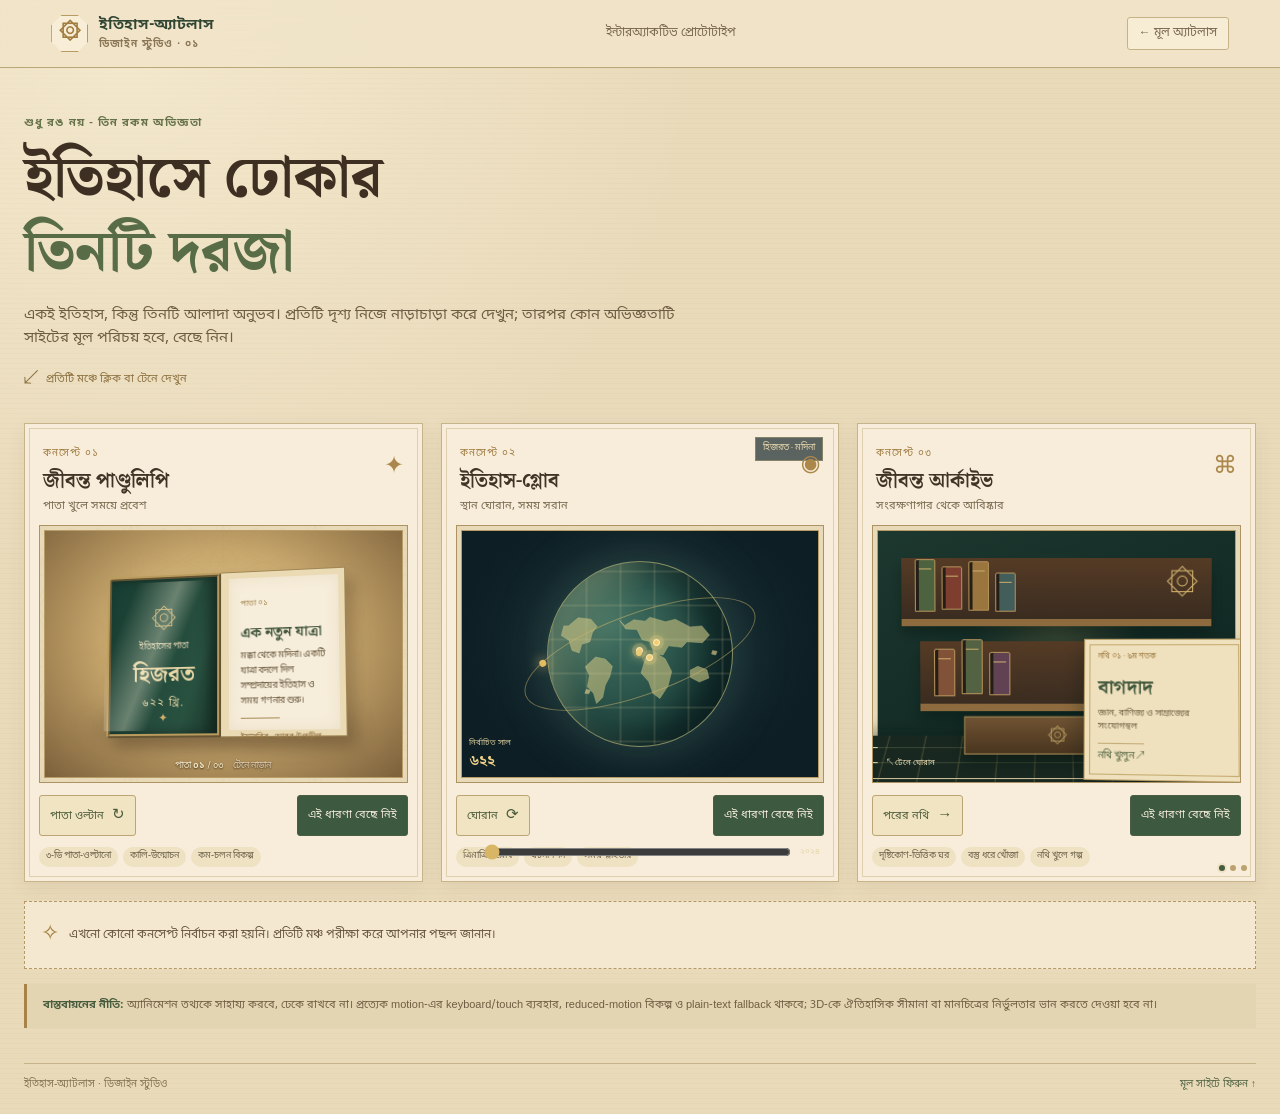
<file: concepts.html>
<!doctype html>
<html lang="bn"><head><meta charset="utf-8"><meta name="viewport" content="width=device-width,initial-scale=1"><meta name="description" content="ইতিহাস-অ্যাটলাসের জন্য তিনটি 3D ও অ্যানিমেশন ডিজাইন কনসেপ্টের তুলনামূলক প্রোটোটাইপ"><title>তিনটি ইন্টারঅ্যাকটিভ কনসেপ্ট · ইতিহাস-অ্যাটলাস</title><link rel="stylesheet" href="concepts.css"></head>
<body><header class="bar"><a href="index.html" class="brand"><span class="seal">۞</span><span>ইতিহাস-অ্যাটলাস<small>ডিজাইন স্টুডিও · ০১</small></span></a><span class="top-label">ইন্টারঅ্যাকটিভ প্রোটোটাইপ</span><a class="back" href="index.html">← মূল অ্যাটলাস</a></header>
<main><section class="intro"><div class="eyebrow">শুধু রঙ নয় - তিন রকম অভিজ্ঞতা</div><h1>ইতিহাসে ঢোকার<br><em>তিনটি দরজা</em></h1><p>একই ইতিহাস, কিন্তু তিনটি আলাদা অনুভব। প্রতিটি দৃশ্য নিজে নাড়াচাড়া করে দেখুন; তারপর কোন অভিজ্ঞতাটি সাইটের মূল পরিচয় হবে, বেছে নিন।</p><div class="hint"><span>↙</span> প্রতিটি মঞ্চে ক্লিক বা টেনে দেখুন</div></section>
<section class="concept-grid" aria-label="তিনটি ডিজাইন কনসেপ্ট">
<article class="concept c-manuscript" data-concept="manuscript"><div class="card-head"><div><span class="num">কনসেপ্ট ০১</span><h2>জীবন্ত পাণ্ডুলিপি</h2></div><span class="small-icon">✦</span></div><p class="tagline">পাতা খুলে সময়ে প্রবেশ</p><div class="stage book-stage" id="book-stage"><div class="book-shadow"></div><div class="book3d" id="book3d"><div class="book-cover"><div class="cover-ornament">۞</div><div class="cover-small">ইতিহাসের পাতা</div><div class="cover-title">হিজরত</div><div class="cover-year">৬২২ খ্রি.</div><div class="cover-bottom">✦</div></div><div class="book-pages"><div class="page-back"></div><div class="page-front" id="book-page"><span class="page-number">পাতা ০১</span><h3 id="book-title">এক নতুন যাত্রা</h3><p id="book-copy">মক্কা থেকে মদিনা। একটি যাত্রা বদলে দিল সম্প্রদায়ের ইতিহাস ও সময় গণনার শুরু।</p><span class="ink-line"></span><small id="book-place">ইয়াসরিব · আরব উপদ্বীপ</small></div></div></div><div class="book-caption">পাতা <b id="book-page-count">০১</b> / ০৩ <span>টেনে নাড়ান</span></div></div><div class="controls"><button class="control" id="turn-page" type="button">পাতা ওল্টান <span>↻</span></button><button class="select-concept" type="button" data-select="manuscript">এই ধারণা বেছে নিই</button></div><div class="concept-foot"><span>৩-ডি পাতা-ওল্টানো</span><span>কালি-উন্মোচন</span><span>কম-চলন বিকল্প</span></div></article>
<article class="concept c-globe" data-concept="globe"><div class="card-head"><div><span class="num">কনসেপ্ট ০২</span><h2>ইতিহাস-গ্লোব</h2></div><span class="small-icon">◉</span></div><p class="tagline">স্থান ঘোরান, সময় সরান</p><div class="stage globe-stage"><div class="globe-halo"></div><div class="globe" id="globe"><div class="globe-map"><svg viewBox="0 0 360 220" aria-label="বিশ্বের সরলীকৃত মানচিত্র"><path d="M40 55l19-16 25 3 12 14-9 12-5 18-16 5-5 17-14-5-6-20-15-9 5-19zM93 116l19 4 14 14-5 20-9 17-5 24-12 12-6-20-12-13 4-22-8-17zM150 54l18-11 22 3 9-8 31 9 19-5 29 15 23-2 15 18-14 15-30-2-10 11-26-3-11 18-18-3-7-23-16-4-10-20-22-1-12-17zM191 118l19-10 19 11 13 25-7 28-16 25-14-10-8-23-15-17zM278 142l15-8 18 7 4 16-19 8-17-9z"/><path class="island" d="M75 179l8 2-3 7-8-1zM322 103l9 2-3 7-8-2z"/></svg></div><div class="globe-grid"></div><button class="pin pin-mecca" data-pin="মক্কা" aria-label="মক্কা"><i></i><span>মক্কা</span></button><button class="pin pin-baghdad" data-pin="বাগদাদ" aria-label="বাগদাদ"><i></i><span>বাগদাদ</span></button><button class="pin pin-cairo" data-pin="কায়রো" aria-label="কায়রো"><i></i><span>কায়রো</span></button></div><div class="orbit-ring"></div><div class="orbit-dot"></div><div class="globe-year"><span>নির্বাচিত সাল</span><b id="globe-year">৬২২</b></div></div><div class="time-scrub"><span>৬২২</span><input id="globe-slider" type="range" min="622" max="2024" value="622" aria-label="গ্লোবের সময় নির্বাচন"><span>২০২৪</span></div><div class="globe-caption" id="globe-caption">হিজরত · মদিনা</div><div class="controls"><button class="control" id="spin-globe" type="button">ঘোরান <span>⟳</span></button><button class="select-concept" type="button" data-select="globe">এই ধারণা বেছে নিই</button></div><div class="concept-foot"><span>ত্রিমাত্রিক গ্লোব</span><span>ঘটনা-পিন</span><span>সময়-স্লাইডার</span></div></article>
<article class="concept c-archive" data-concept="archive"><div class="card-head"><div><span class="num">কনসেপ্ট ০৩</span><h2>জীবন্ত আর্কাইভ</h2></div><span class="small-icon">⌘</span></div><p class="tagline">সংরক্ষণাগার থেকে আবিষ্কার</p><div class="stage archive-stage" id="archive-stage"><div class="room-glow"></div><div class="room-grid"></div><div class="shelf shelf-top"><span class="book-spine spine-1"></span><span class="book-spine spine-2"></span><span class="book-spine spine-3"></span><span class="book-spine spine-4"></span><span class="artifact">۞</span></div><div class="shelf shelf-mid"><span class="book-spine spine-5"></span><span class="book-spine spine-6"></span><span class="book-spine spine-7"></span><span class="scroll-object">▤</span></div><div class="drawer"></div><div class="archive-card" id="archive-card"><span class="archive-index" id="archive-index">নথি ০১ · ৯ম শতক</span><b id="archive-title">বাগদাদ</b><span id="archive-copy">জ্ঞান, বাণিজ্য ও সাম্রাজ্যের সংযোগস্থল</span><button id="open-archive" type="button">নথি খুলুন ↗</button></div><div class="archive-cursor">↖ টেনে ঘোরান</div></div><div class="archive-dots"><button class="active" data-archive="0" aria-label="প্রথম নথি"></button><button data-archive="1" aria-label="দ্বিতীয় নথি"></button><button data-archive="2" aria-label="তৃতীয় নথি"></button></div><div class="controls"><button class="control" id="next-record" type="button">পরের নথি <span>→</span></button><button class="select-concept" type="button" data-select="archive">এই ধারণা বেছে নিই</button></div><div class="concept-foot"><span>দৃষ্টিকোণ-ভিত্তিক ঘর</span><span>বস্তু ধরে খোঁজা</span><span>নথি খুলে গল্প</span></div></article>
</section><section class="selection" id="selection" aria-live="polite"><span class="selection-mark">✧</span><span id="selection-text">এখনো কোনো কনসেপ্ট নির্বাচন করা হয়নি। প্রতিটি মঞ্চ পরীক্ষা করে আপনার পছন্দ জানান।</span></section><section class="note"><b>বাস্তবায়নের নীতি:</b> অ্যানিমেশন তথ্যকে সাহায্য করবে, ঢেকে রাখবে না। প্রত্যেক motion-এর keyboard/touch ব্যবহার, reduced-motion বিকল্প ও plain-text fallback থাকবে; 3D-কে ঐতিহাসিক সীমানা বা মানচিত্রের নির্ভুলতার ভান করতে দেওয়া হবে না।</section>
<footer><span>ইতিহাস-অ্যাটলাস · ডিজাইন স্টুডিও</span><a href="index.html">মূল সাইটে ফিরুন ↑</a></footer></main><script src="concepts.js" defer></script></body></html>
</file>
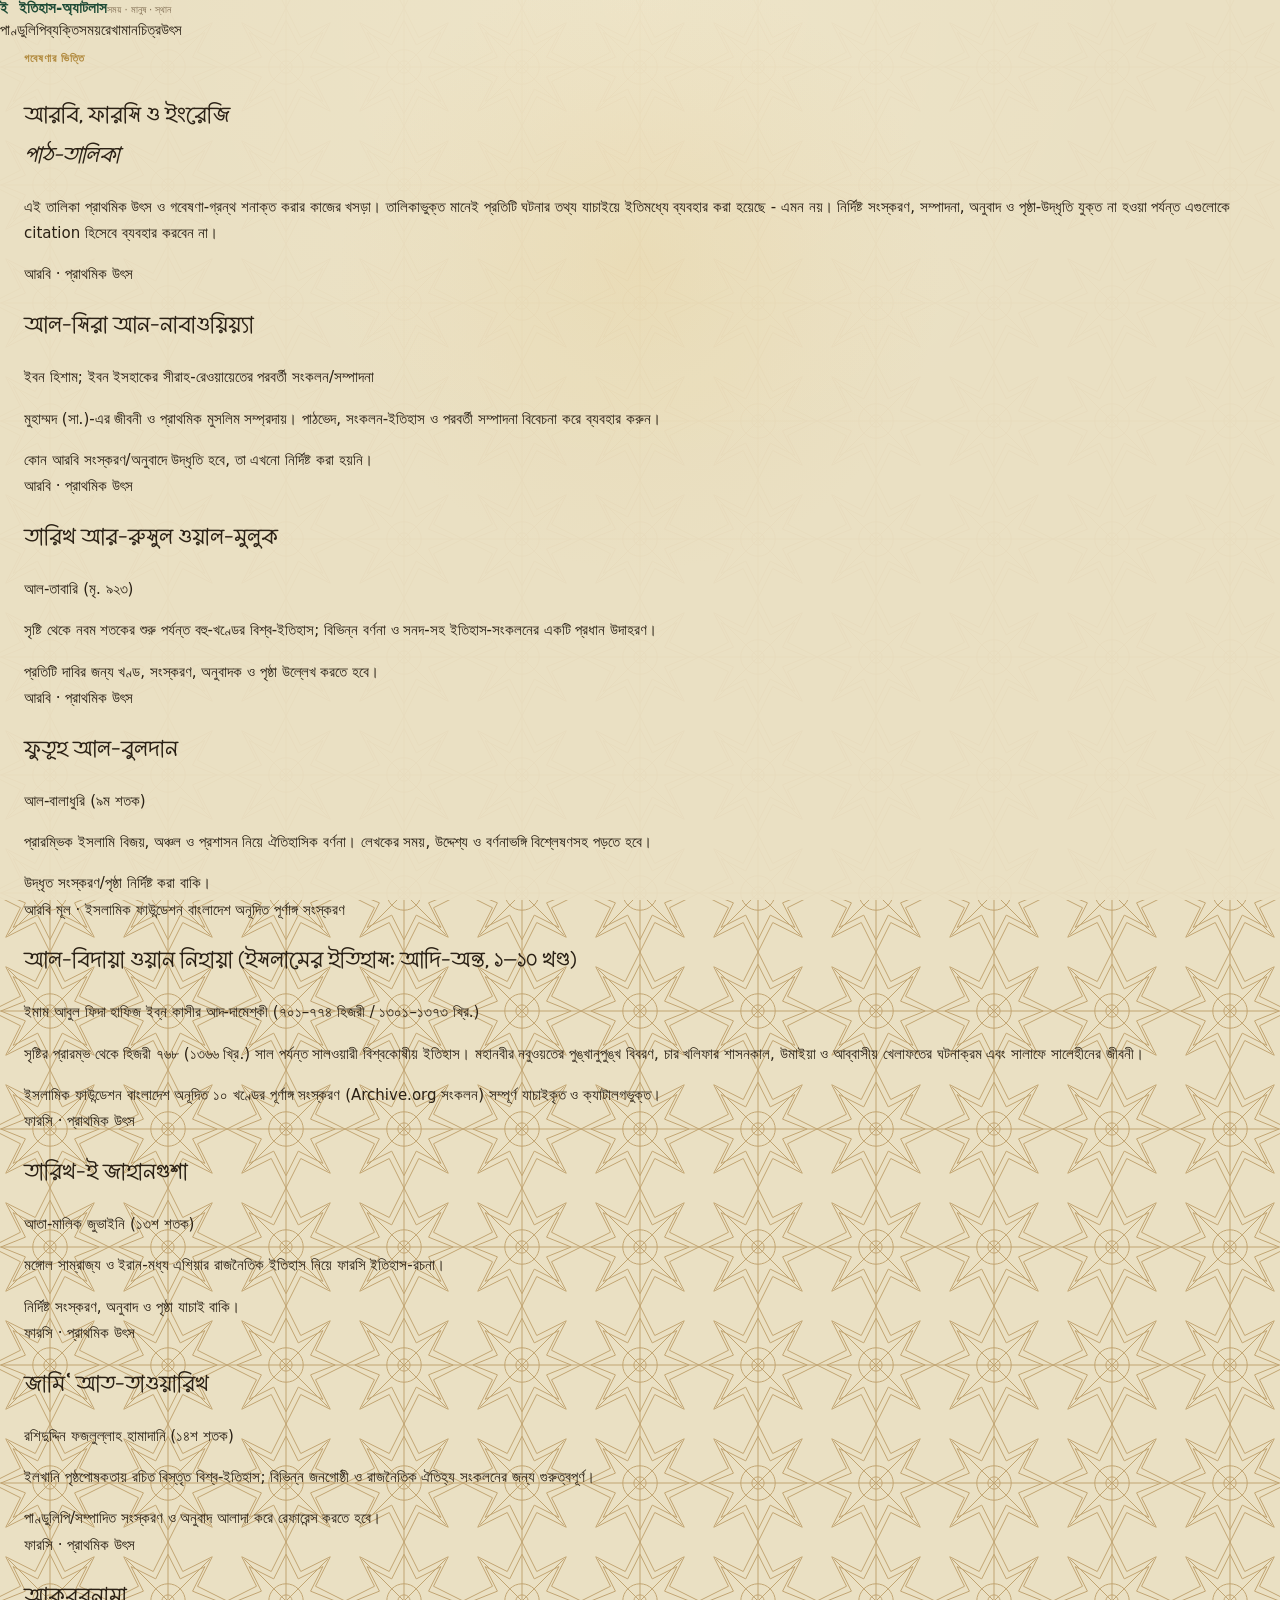
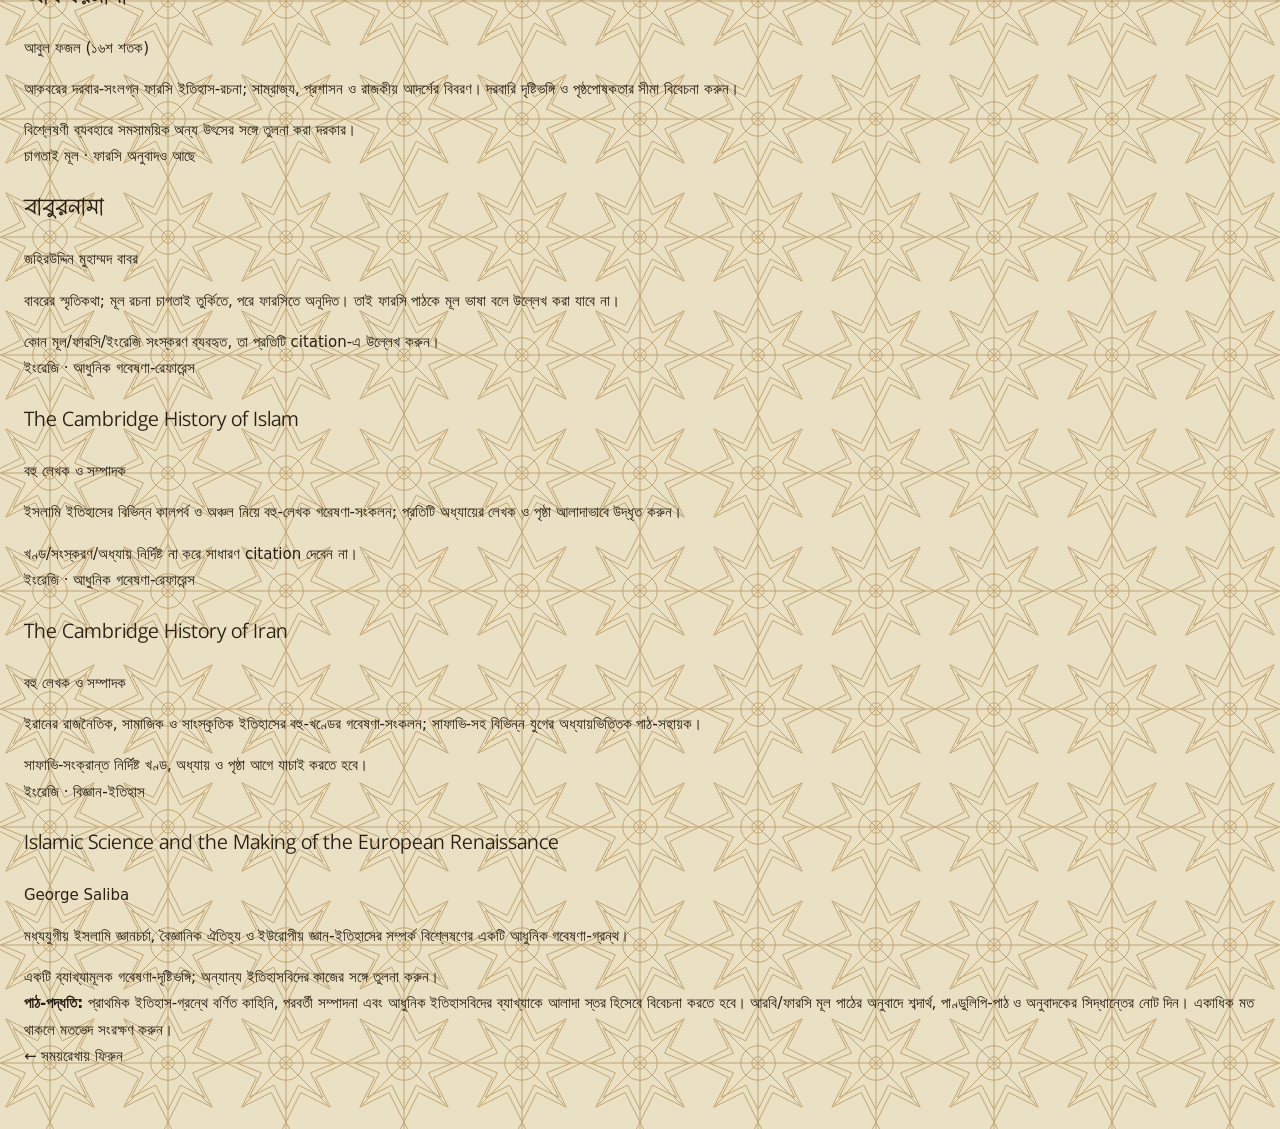
<file: research.html>
<!doctype html><html lang="bn"><head><meta charset="utf-8"><meta name="viewport" content="width=device-width,initial-scale=1"><title>গবেষণা-পাঠতালিকা | ইতিহাস-অ্যাটলাস</title><link rel="stylesheet" href="styles.css"></head><body><header class="topbar"><a class="brand" href="index.html"><span class="brand-mark">ই</span><span>ইতিহাস-অ্যাটলাস<small>সময় · মানুষ · স্থান</small></span></a><nav><a href="index.html#reader">পাণ্ডুলিপি</a><a href="index.html#people">ব্যক্তি</a><a href="atlas.html#timeline">সময়রেখা</a><a href="atlas.html#map">মানচিত্র</a><a href="index.html#sources">উৎস</a></nav></header><main><section class="explore"><div class="eyebrow">গবেষণার ভিত্তি</div><h1 class="research-title">আরবি, ফারসি ও ইংরেজি<br><em>পাঠ-তালিকা</em></h1><p class="research-lede">এই তালিকা প্রাথমিক উৎস ও গবেষণা-গ্রন্থ শনাক্ত করার কাজের খসড়া। তালিকাভুক্ত মানেই প্রতিটি ঘটনার তথ্য যাচাইয়ে ইতিমধ্যে ব্যবহার করা হয়েছে - এমন নয়। নির্দিষ্ট সংস্করণ, সম্পাদনা, অনুবাদ ও পৃষ্ঠা-উদ্ধৃতি যুক্ত না হওয়া পর্যন্ত এগুলোকে citation হিসেবে ব্যবহার করবেন না।</p><div id="research-books" class="research-grid"></div><div class="research-note"><b>পাঠ-পদ্ধতি:</b> প্রাথমিক ইতিহাস-গ্রন্থে বর্ণিত কাহিনি, পরবর্তী সম্পাদনা এবং আধুনিক ইতিহাসবিদের ব্যাখ্যাকে আলাদা স্তর হিসেবে বিবেচনা করতে হবে। আরবি/ফারসি মূল পাঠের অনুবাদে শব্দার্থ, পাণ্ডুলিপি-পাঠ ও অনুবাদকের সিদ্ধান্তের নোট দিন। একাধিক মত থাকলে মতভেদ সংরক্ষণ করুন।</div><a class="button dark" href="index.html">← সময়রেখায় ফিরুন</a></section></main><script src="research.js" defer></script></body></html>
</file>
